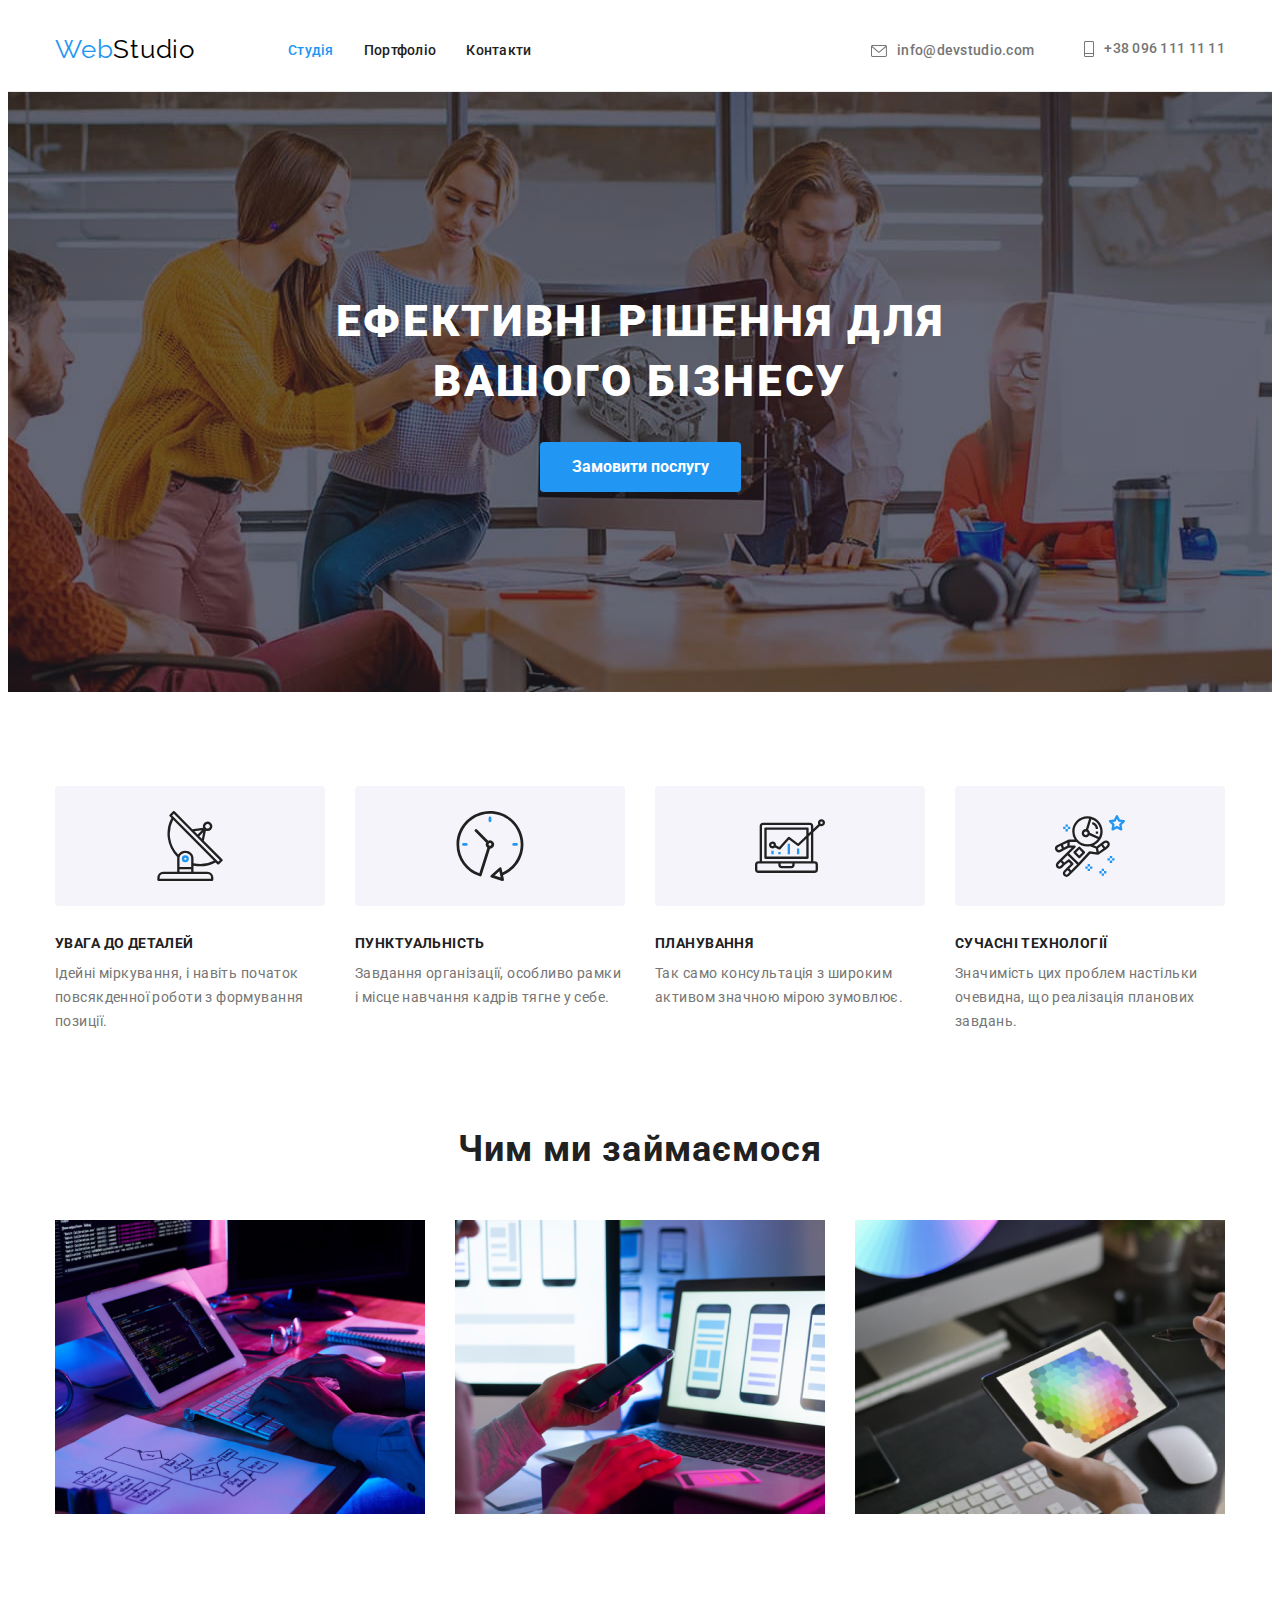
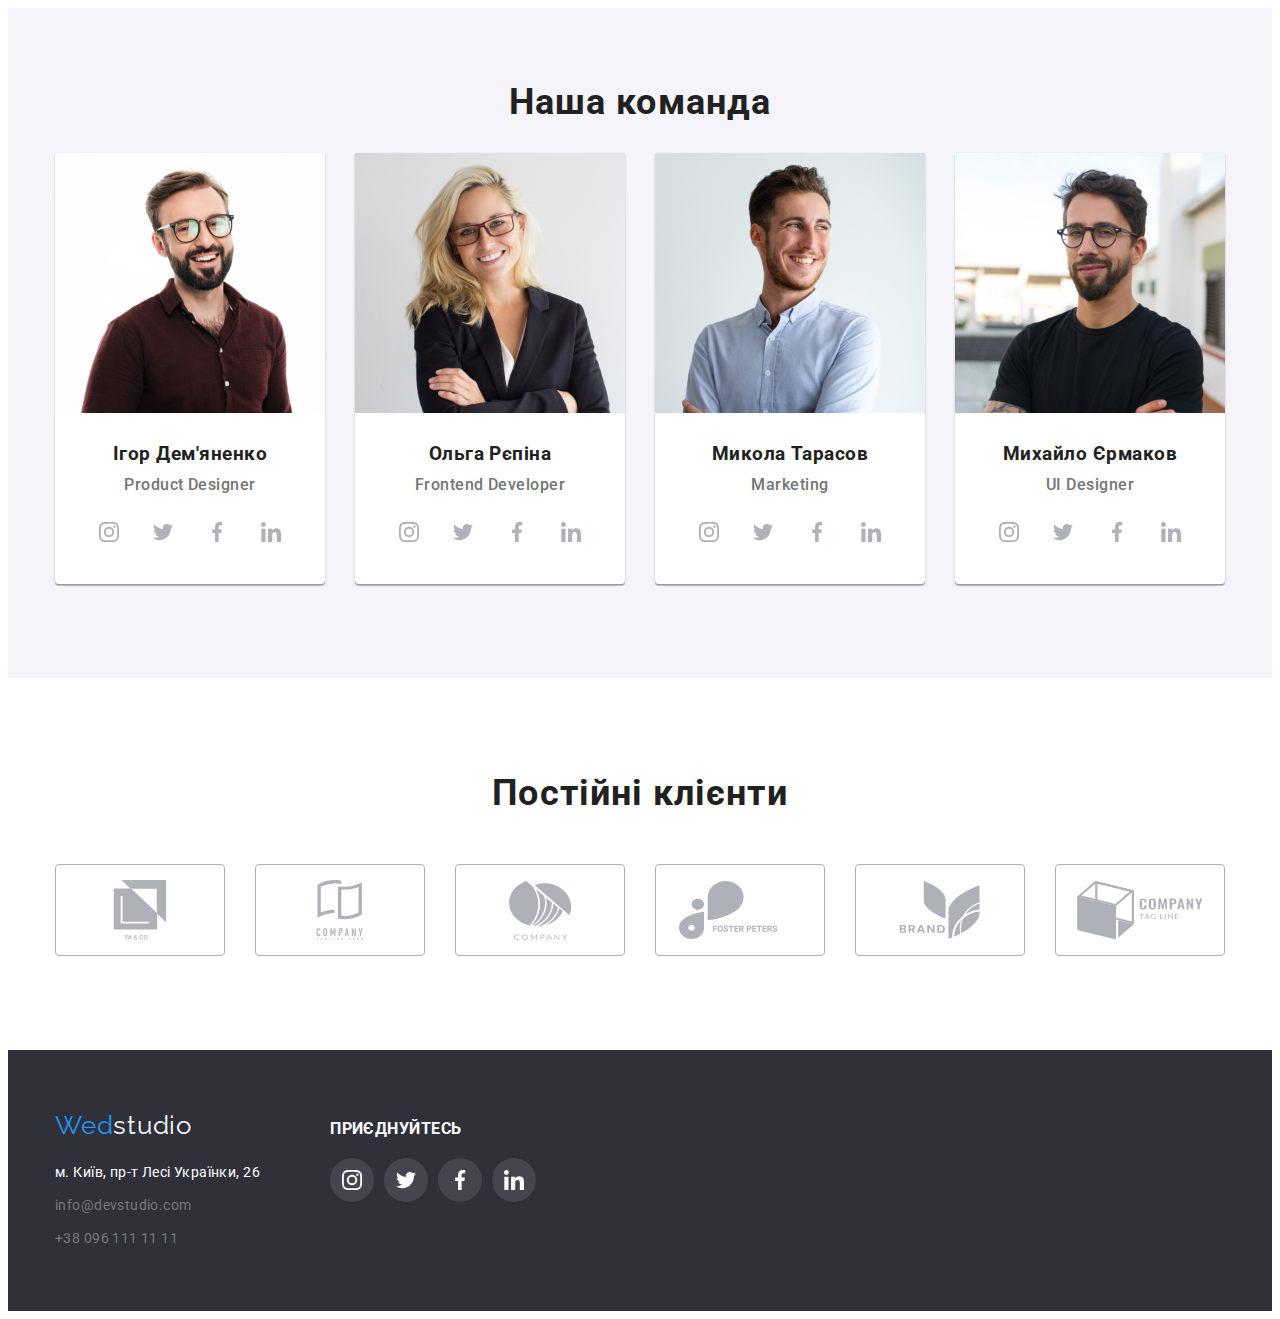
<file: index.html>
<!DOCTYPE html>
<html lang="uk">
  <head>
    <meta charset="UTF-8" />
    <meta http-equiv="X-UA-Compatible" content="IE=edge" />
    <meta name="viewport" content="width=device-width, initial-scale=1.0" />
    <link rel="preconnect" href="https://fonts.googleapis.com" />
    <link rel="preconnect" href="https://fonts.gstatic.com" crossorigin />

    <link
      href="https://fonts.googleapis.com/css2?family=Gloria+Hallelujah&family=Raleway:wght@700&family=Roboto:wght@400;500;700;900&display=swap"
      rel="stylesheet"
    />
    <link
      rel="stylesheet"
      href="https://cdnjs.cloudflare.com/ajax/libs/modern-normalize/1.1.0/modern-normalize.min.css"
      integrity="sha512-wpPYUAdjBVSE4KJnH1VR1HeZfpl1ub8YT/NKx4PuQ5NmX2tKuGu6U/JRp5y+Y8XG2tV+wKQpNHVUX03MfMFn9Q=="
      crossorigin="anonymous"
      referrerpolicy="no-referrer"
    />
    <link rel="stylesheet" href="css/style.css" />
    <title>WebStudio</title>
  </head>
  <body>
    <!-- Header -->
    <header class="header">
      <div class="container header-container">
        <nav class="container-nav">
          <a href="/" class="logo" lang="en"
            >Web<span class="header-logopart">Studio</span></a
          >
          <ul class="header-list list">
            <li class="header-item">
              <a href="./index.html" class="link-nav current">Студія</a>
            </li>
            <li class="header-item">
              <a href="./portfolio.html" class="link-nav">Портфоліо</a>
            </li>
            <li class="header-item">
              <a href=" " class="link-nav">Контакти</a>
            </li>
          </ul>
        </nav>
        <ul class="contacts list">
          <li class="contacts-item">
            <a href="mailto:info@devstudio.com" class="link-nav-cont">
              <svg class="icon-header" width="16px" height="12px">
                <use href="./images/icons.svg#icon-envelope"></use>
              </svg>
              info@devstudio.com</a
            >
          </li>
          <li class="contacts-item">
            <a href="tel:+380961111111" class="link-nav-cont">
              <svg class="icon-header" width="10px" height="16px">
                <use href="./images/icons.svg#icon-tel"></use>
              </svg>
              +38 096 111 11 11</a
            >
          </li>
        </ul>
      </div>
    </header>

    <main>
      <!-- Hero --------------------->
      <section class="hero">
        <div class="container hero-container">
          <h1 class="hero-title">
            Ефективні рішення для <br />
            вашого бізнесу
          </h1>
          <button type="button" class="hero-button">Замовити послугу</button>
        </div>
      </section>

      <!-- Особливості-->
      <section class="properties">
        <div class="container properties-container">
          <h2 class="hiden-title visually-hidden">Особливості</h2>
          <ul class="properties-list list">
            <li class="properties-item">
              <div class="icon-container">
                <svg class="icon-properties" widht="70" height="70">
                  <use href="./images/icons.svg#icon-antenna-1"></use>
                </svg>
              </div>
              <h3 class="properties-title">Увага до деталей</h3>
              <p class="properties-text">
                Ідейні міркування, і навіть початок повсякденної роботи з
                формування позиції.
              </p>
            </li>
            <li class="properties-item">
              <div class="icon-container">
                <svg class="icon-properties" widht="70" height="70">
                  <use href="./images/icons.svg#icon-clock-1"></use>
                </svg>
              </div>
              <h3 class="properties-title">Пунктуальність</h3>
              <p class="properties-text">
                Завдання організації, особливо рамки і місце навчання кадрів
                тягне у себе.
              </p>
            </li>
            <li class="properties-item">
              <div class="icon-container">
                <svg class="icon-properties" widht="70" height="70">
                  <use href="./images/icons.svg#icon-diagram-1"></use>
                </svg>
              </div>
              <h3 class="properties-title">Планування</h3>
              <p class="properties-text">
                Так само консультація з широким активом значною мірою зумовлює.
              </p>
            </li>
            <li class="properties-item">
              <div class="icon-container">
                <svg class="icon-properties" widht="70" height="70">
                  <use href="./images/icons.svg#icon-astronaut-1"></use>
                </svg>
              </div>
              <h3 class="properties-title">Сучасні технології</h3>
              <p class="properties-text">
                Значимість цих проблем настільки очевидна, що реалізація
                планових завдань.
              </p>
            </li>
          </ul>
        </div>
      </section>

      <!--Чим ми заямаємося-->
      <section class="work-section">
        <div class="container container-work">
          <h2 class="work-title">Чим ми займаємося</h2>
          <ul class="work-list list">
            <li class="work-item">
              <img
                src="images/programmer-working-his-desk.jpg"
                alt="programmer"
                width="370"
                height="294"
              />
            </li>
            <li class="work-item">
              <img
                src="images/web-ui-designers.jpg"
                alt="web ui designers"
                width="370"
                height="294"
              />
            </li>
            <li class="work-item">
              <img
                src="images/creative-artist.jpg"
                alt="creative artist"
                width="370"
                height="294"
              />
            </li>
          </ul>
        </div>
      </section>

      <!-- Наша команда-->
      <section class="section-team">
        <div class="container container-team">
          <h2 class="team-title">Наша команда</h2>
          <ul class="team-list list">
            <li class="team-item">
              <img src="images/4853.jpg" alt="Ігор Дем'яненко" width="270" />

              <div class="team-details">
                <h3 class="team-name">Ігор Дем'яненко</h3>
                <p class="team-text">Product Designer</p>
                <ul class="icon-wrapping">
                  <li class="icon-list list">
                    <a class="icon-item" href=" ">
                      <svg class="icon-sochial" width="20" height="20">
                        <use href="./images/icons.svg#icon-instagram"></use>
                      </svg>
                    </a>
                  </li>
                  <li class="icon-list list">
                    <a class="icon-item" href=" ">
                      <svg class="icon-sochial" width="20" height="20">
                        <use href="./images/icons.svg#icon-twitter"></use>
                      </svg>
                    </a>
                  </li>
                  <li class="icon-list list">
                    <a class="icon-item" href=" ">
                      <svg class="icon-sochial" width="20" height="20">
                        <use href="./images/icons.svg#icon-facebook"></use>
                      </svg>
                    </a>
                  </li>
                  <li class="icon-list list">
                    <a class="icon-item" href=" ">
                      <svg class="icon-sochial" width="20" height="20">
                        <use href="./images/icons.svg#icon-linkedin"></use>
                      </svg>
                    </a>
                  </li>
                </ul>
              </div>
            </li>
            <li class="team-item">
              <img src="images/5844.jpg" alt="Ольга Рєпіна" width="270" />

              <div class="team-details">
                <h3 class="team-name">Ольга Рєпіна</h3>
                <p class="team-text">Frontend Developer</p>
                <ul class="icon-wrapping">
                  <li class="icon-list list">
                    <a class="icon-item" href=" ">
                      <svg class="icon-sochial" width="20" height="20">
                        <use href="./images/icons.svg#icon-instagram"></use>
                      </svg>
                    </a>
                  </li>
                  <li class="icon-list list">
                    <a class="icon-item" href=" ">
                      <svg class="icon-sochial" width="20" height="20">
                        <use href="./images/icons.svg#icon-twitter"></use>
                      </svg>
                    </a>
                  </li>
                  <li class="icon-list list">
                    <a class="icon-item" href=" ">
                      <svg class="icon-sochial" width="20" height="20">
                        <use href="./images/icons.svg#icon-facebook"></use>
                      </svg>
                    </a>
                  </li>
                  <li class="icon-list list">
                    <a class="icon-item" href=" ">
                      <svg class="icon-sochial" width="20" height="20">
                        <use href="./images/icons.svg#icon-linkedin"></use>
                      </svg>
                    </a>
                  </li>
                </ul>
              </div>
            </li>
            <li class="team-item">
              <img src="images/16166.jpg" alt="Микола Тарасов" width="270" />

              <div class="team-details">
                <h3 class="team-name">Микола Тарасов</h3>
                <p class="team-text">Marketing</p>
                <ul class="icon-wrapping">
                  <li class="icon-list list">
                    <a class="icon-item" href=" ">
                      <svg class="icon-sochial" width="20" height="20">
                        <use href="./images/icons.svg#icon-instagram"></use>
                      </svg>
                    </a>
                  </li>
                  <li class="icon-list list">
                    <a class="icon-item" href=" ">
                      <svg class="icon-sochial" width="20" height="20">
                        <use href="./images/icons.svg#icon-twitter"></use>
                      </svg>
                    </a>
                  </li>
                  <li class="icon-list list">
                    <a class="icon-item" href=" ">
                      <svg class="icon-sochial" width="20" height="20">
                        <use href="./images/icons.svg#icon-facebook"></use>
                      </svg>
                    </a>
                  </li>
                  <li class="icon-list list">
                    <a class="icon-item" href=" ">
                      <svg class="icon-sochial" width="20" height="20">
                        <use href="./images/icons.svg#icon-linkedin"></use>
                      </svg>
                    </a>
                  </li>
                </ul>
              </div>
            </li>
            <li class="team-item">
              <img src="images/2968.jpg" alt="Михайло Єрмаков" width="270" />

              <div class="team-details">
                <h3 class="team-name">Михайло Єрмаков</h3>
                <p class="team-text">UI Designer</p>
                <ul class="icon-wrapping">
                  <li class="icon-list list">
                    <a class="icon-item" href=" ">
                      <svg class="icon-sochial" width="20" height="20">
                        <use href="./images/icons.svg#icon-instagram"></use>
                      </svg>
                    </a>
                  </li>
                  <li class="icon-list list">
                    <a class="icon-item" href=" ">
                      <svg class="icon-sochial" width="20" height="20">
                        <use href="./images/icons.svg#icon-twitter"></use>
                      </svg>
                    </a>
                  </li>
                  <li class="icon-list list">
                    <a class="icon-item" href=" ">
                      <svg class="icon-sochial" width="20" height="20">
                        <use href="./images/icons.svg#icon-facebook"></use>
                      </svg>
                    </a>
                  </li>
                  <li class="icon-list list">
                    <a class="icon-item" href=" ">
                      <svg class="icon-sochial" width="20" height="20">
                        <use href="./images/icons.svg#icon-linkedin"></use>
                      </svg>
                    </a>
                  </li>
                </ul>
              </div>
            </li>
          </ul>
        </div>
      </section>

      <!-- Наши кліенти -->

      <section class="clients">
        <div class="container">
          <h2 class="clients-title">Постійні клієнти</h2>
          <ul class="clients-list list">
            <li class="clients-item">
              <a href="" class="clients-link">
                <svg class="clients-logo" widht="60" height="60">
                  <use href="./images/icons.svg#icon-company-1"></use>
                </svg>
              </a>
            </li>
            <li class="clients-item">
              <a href="" class="clients-link">
                <svg class="clients-logo" widht="106" height="60">
                  <use href="./images/icons.svg#icon-company-2"></use>
                </svg>
              </a>
            </li>
            <li class="clients-item">
              <a href="" class="clients-link">
                <svg class="clients-logo" widht="106" height="60">
                  <use href="./images/icons.svg#icon-company-3"></use>
                </svg>
              </a>
            </li>
            <li class="clients-item">
              <a href="" class="clients-link">
                <svg class="clients-logo" widht="106" height="60">
                  <use href="./images/icons.svg#icon-company-4"></use>
                </svg>
              </a>
            </li>
            <li class="clients-item">
              <a href="" class="clients-link">
                <svg class="clients-logo" widht="106" height="60">
                  <use href="./images/icons.svg#icon-company-5"></use>
                </svg>
              </a>
            </li>
            <li class="clients-item">
              <a href="" class="clients-link">
                <svg class="clients-logo" widht="106" height="60">
                  <use href="./images/icons.svg#icon-company-6"></use>
                </svg>
              </a>
            </li>
          </ul>
        </div>
      </section>
    </main>

    <!-- Footer -->
    <footer class="footer">
      <div class="container footer-container">
        <div class="footer-contacts">
          <a href="/" class="logo" lang="en"
            >Wed<span class="footer-logopart">studio</span></a
          >

          <address class="address">
            <ul class="address-list list">
              <li>
                <a
                  href="https://goo.gl/maps/CPtrU1FHBa2aNyZL9"
                  target="_blank"
                  class="contacts city"
                  >м. Київ, пр-т Лесі Українки, 26</a
                >
              </li>
              <li>
                <a href="mailto:info@devstudio.com" class="contacts connect"
                  >info@devstudio.com</a
                >
              </li>
              <li>
                <a href="tel:+380961111111" class="contacts connect"
                  >+38 096 111 11 11</a
                >
              </li>
            </ul>
          </address>
        </div>

        <div class="add">
          <p class="add-title">приєднуйтесь</p>
          <ul class="add-list list">
            <li class="add-item">
              <a href="" class="add-link">
                <svg class="add-logo" weight="20" height="20">
                  <use href="./images/icons.svg#icon-instagram"></use>
                </svg>
              </a>
            </li>
            <li class="add-item">
              <a href="" class="add-link">
                <svg class="add-logo" weight="20" height="20">
                  <use href="./images/icons.svg#icon-twitter"></use>
                </svg>
              </a>
            </li>
            <li class="add-item">
              <a href="" class="add-link">
                <svg class="add-logo" weight="20" height="20">
                  <use href="./images/icons.svg#icon-facebook"></use>
                </svg>
              </a>
            </li>
            <li class="add-item">
              <a href="" class="add-link">
                <svg class="add-logo" weight="20" height="20">
                  <use href="./images/icons.svg#icon-linkedin"></use>
                </svg>
              </a>
            </li>
          </ul>
        </div>
      </div>
    </footer>
  </body>
</html>
</file>
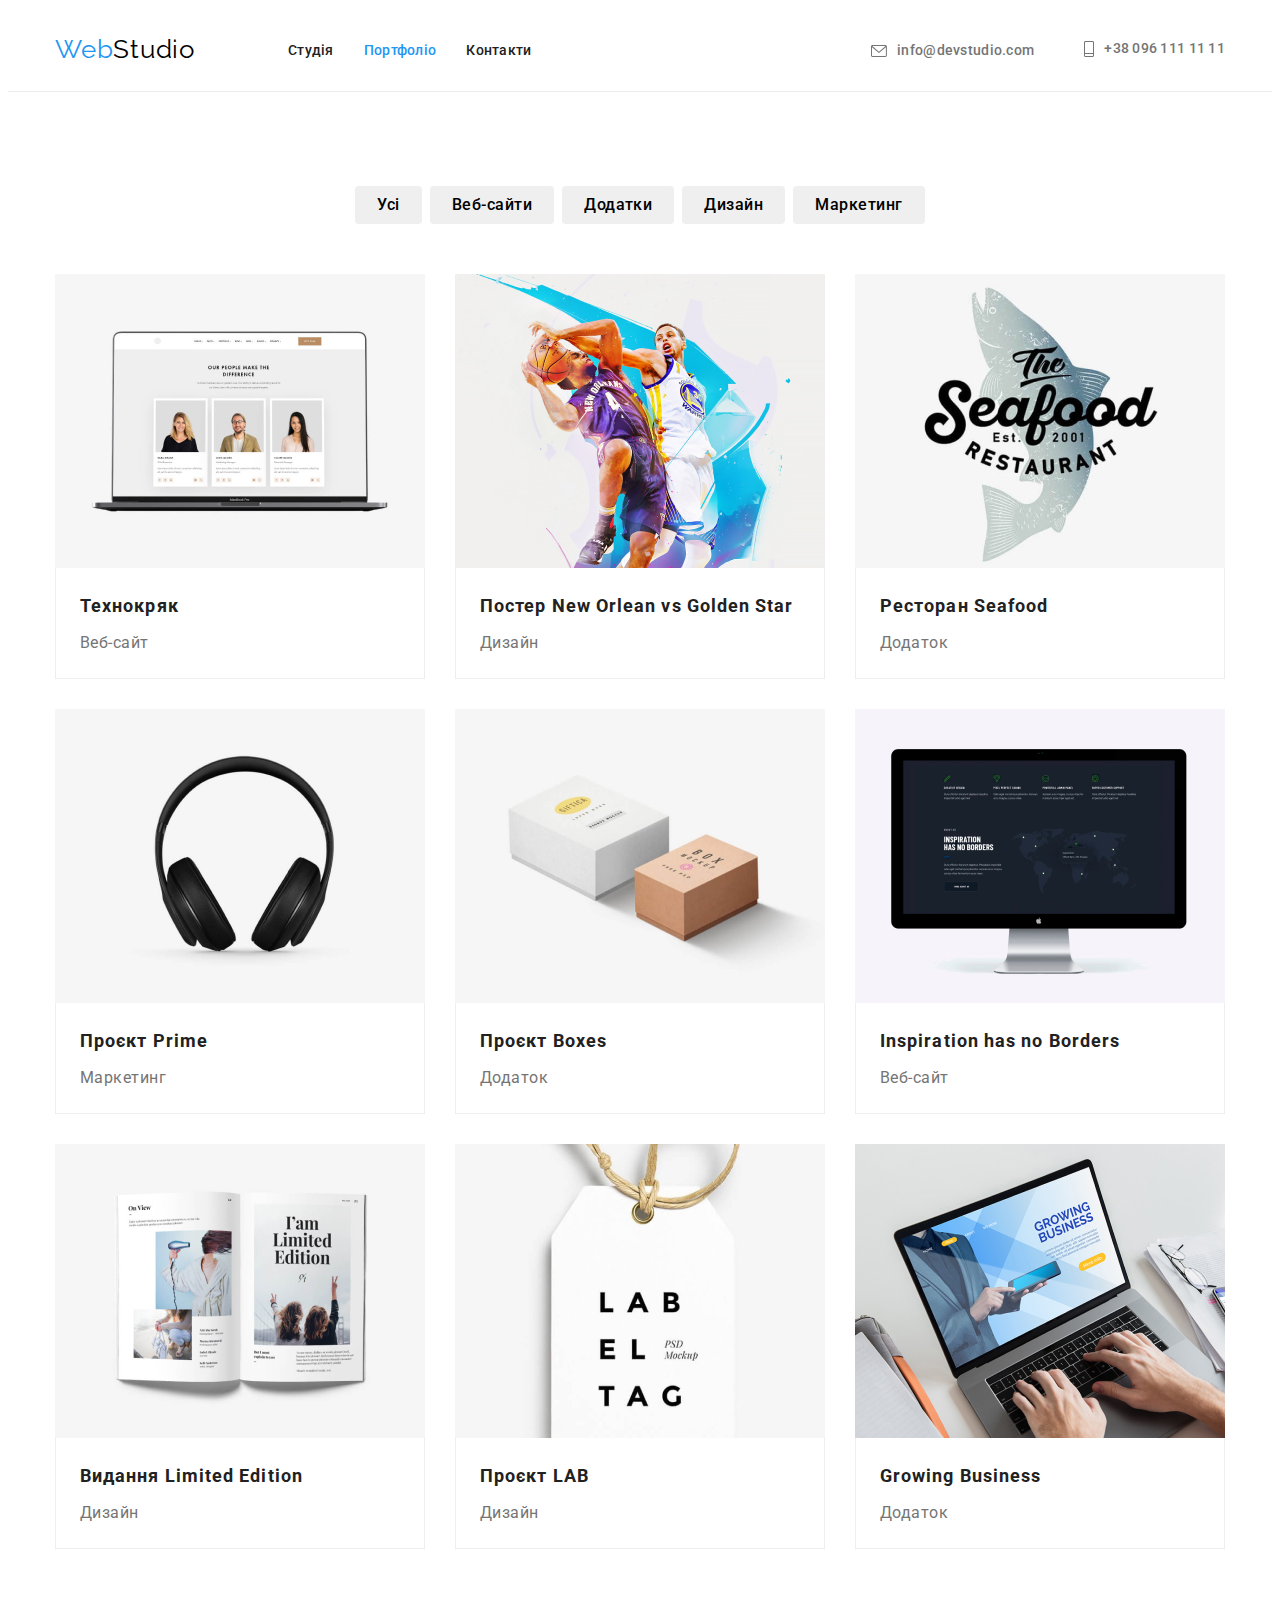
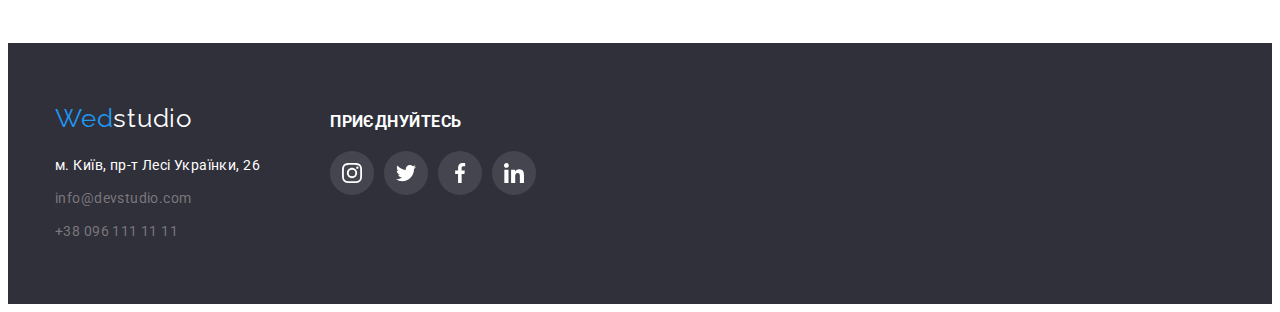
<file: portfolio.html>
<!DOCTYPE html>
<html lang="uk">
  <head>
    <meta charset="UTF-8" />
    <meta http-equiv="X-UA-Compatible" content="IE=edge" />
    <meta name="viewport" content="width=device-width, initial-scale=1.0" />

    <link
      href="https://fonts.googleapis.com/css2?family=Gloria+Hallelujah&family=Raleway:wght@700&family=Roboto:wght@400;500;700;900&display=swap"
      rel="stylesheet"
    />
    <link
      rel="stylesheet"
      href="https://cdnjs.cloudflare.com/ajax/libs/modern-normalize/1.1.0/modern-normalize.min.css"
      integrity="sha512-wpPYUAdjBVSE4KJnH1VR1HeZfpl1ub8YT/NKx4PuQ5NmX2tKuGu6U/JRp5y+Y8XG2tV+wKQpNHVUX03MfMFn9Q=="
      crossorigin="anonymous"
      referrerpolicy="no-referrer"
    />
    <link rel="stylesheet" href="css/style.css" />
    <title>Portfolio</title>
  </head>
  <body>
    <!--Header-->
    <header class="header">
      <div class="container header-container">
        <nav class="container-nav">
          <a href="/" class="logo" lang="en"
            >Web<span class="header-logopart">Studio</span></a
          >
          <ul class="header-list list">
            <li class="header-item">
              <a href="./index.html" class="link-nav">Студія</a>
            </li>
            <li class="header-item">
              <a href="./portfolio.html" class="link-nav current">Портфоліо</a>
            </li>
            <li class="header-item">
              <a href=" " class="link-nav">Контакти</a>
            </li>
          </ul>
        </nav>
        <ul class="contacts list">
          <li class="contacts-item">
            <a href="mailto:info@devstudio.com" class="link-nav-cont">
              <svg class="icon-header" width="16px" height="12px">
                <use href="./images/icons.svg#icon-envelope"></use>
              </svg>
              info@devstudio.com</a
            >
          </li>
          <li class="contacts-item">
            <a href="tel:+380961111111" class="link-nav-cont">
              <svg class="icon-header" width="10px" height="16px">
                <use href="./images/icons.svg#icon-tel"></use>
              </svg>
              +38 096 111 11 11</a
            >
          </li>
        </ul>
      </div>
    </header>

    <main>
      <!--Фільтр-->
      <section class="filtr">
        <div class="container filtr-container">
          <h1 class="title-hidden visually-hidden">Фільтр</h1>

          <div class="button-container">
            <ul class="button-list list">
              <li>
                <button type="button" class="filtr-button">Усі</button>
              </li>
              <li>
                <button type="button" class="filtr-button">Веб-сайти</button>
              </li>
              <li>
                <button type="button" class="filtr-button">Додатки</button>
              </li>
              <li>
                <button type="button" class="filtr-button">Дизайн</button>
              </li>
              <li>
                <button type="button" class="filtr-button">Маркетинг</button>
              </li>
            </ul>
          </div>
          <!--Портфоліо-->

          <ul class="portfolio list">
            <li class="portfolio-list">
              <a href=" " class="portfolio-link">
                <img src="./images/img_1.jpg" alt="Технокряк" width="370" />
                <div class="portfolio-definishion">
                  <h2 class="portfolio-title">Технокряк</h2>
                  <p class="portfolio-text">Веб-сайт</p>
                </div>
              </a>
            </li>
            <li class="portfolio-list">
              <a href=" " class="portfolio-link">
                <img src="./images/img_2.jpg" alt="Постер" width="370" />
                <div class="portfolio-definishion">
                  <h2 class="portfolio-title">
                    Постер New Orlean vs Golden Star
                  </h2>
                  <p class="portfolio-text">Дизайн</p>
                </div>
              </a>
            </li>
            <li class="portfolio-list">
              <a href=" " class="portfolio-link">
                <img
                  src="./images/img_3.jpg"
                  alt="Ресторан Seafood"
                  width="370"
                />

                <div class="portfolio-definishion">
                  <h2 class="portfolio-title">Ресторан Seafood</h2>
                  <p class="portfolio-text">Додаток</p>
                </div>
              </a>
            </li>
            <li class="portfolio-list">
              <a href=" " class="portfolio-link">
                <img src="./images/img_4.jpg" alt="Проєкт Prime" width="370" />

                <div class="portfolio-definishion">
                  <h2 class="portfolio-title">Проєкт Prime</h2>
                  <p class="portfolio-text">Маркетинг</p>
                </div>
              </a>
            </li>
            <li class="portfolio-list">
              <a href=" " class="portfolio-link">
                <img src="./images/img_5.jpg" alt="Проєкт Boxes" width="370" />

                <div class="portfolio-definishion">
                  <h2 class="portfolio-title">Проєкт Boxes</h2>
                  <p class="portfolio-text">Додаток</p>
                </div>
              </a>
            </li>
            <li class="portfolio-list">
              <a href=" " class="portfolio-link">
                <img src="./images/img_6.jpg" alt="Inspiration" width="370" />

                <div class="portfolio-definishion">
                  <h2 class="portfolio-title">Inspiration has no Borders</h2>
                  <p class="portfolio-text">Веб-сайт</p>
                </div>
              </a>
            </li>
            <li class="portfolio-list">
              <a href=" " class="portfolio-link">
                <img src="./images/img_7.jpg" alt="Видання" width="370" />

                <div class="portfolio-definishion">
                  <h2 class="portfolio-title">Видання Limited Edition</h2>
                  <p class="portfolio-text">Дизайн</p>
                </div>
              </a>
            </li>
            <li class="portfolio-list">
              <a href=" " class="portfolio-link">
                <img src="./images/img_8.jpg" alt="Проєкт LAB" width="370" />
                <div class="portfolio-definishion">
                  <h2 class="portfolio-title">Проєкт LAB</h2>
                  <p class="portfolio-text">Дизайн</p>
                </div>
              </a>
            </li>
            <li class="portfolio-list">
              <a href=" " class="portfolio-link">
                <img
                  src="./images/img_9.jpg"
                  alt="Growing Business"
                  width="370"
                />
                <div class="portfolio-definishion">
                  <h2 class="portfolio-title">Growing Business</h2>
                  <p class="portfolio-text">Додаток</p>
                </div>
              </a>
            </li>
          </ul>
        </div>
      </section>
    </main>
    <!--Footer-->
    <footer class="footer">
      <div class="container footer-container">
        <div class="footer-contacts">
          <a href="/" class="logo" lang="en"
            >Wed<span class="footer-logopart">studio</span></a
          >

          <address class="address">
            <ul class="address-list list">
              <li>
                <a
                  href="https://goo.gl/maps/CPtrU1FHBa2aNyZL9"
                  target="_blank"
                  class="contacts city"
                  >м. Київ, пр-т Лесі Українки, 26</a
                >
              </li>
              <li>
                <a href="mailto:info@devstudio.com" class="contacts"
                  >info@devstudio.com</a
                >
              </li>
              <li>
                <a href="tel:+380961111111" class="contacts"
                  >+38 096 111 11 11</a
                >
              </li>
            </ul>
          </address>
        </div>

        <div class="add">
          <p class="add-title">приєднуйтесь</p>
          <ul class="add-list list">
            <li class="add-item">
              <a href="" class="add-link">
                <svg class="add-logo" weight="20" height="20">
                  <use href="./images/icons.svg#icon-instagram"></use>
                </svg>
              </a>
            </li>
            <li class="add-item">
              <a href="" class="add-link">
                <svg class="add-logo" weight="20" height="20">
                  <use href="./images/icons.svg#icon-twitter"></use>
                </svg>
              </a>
            </li>
            <li class="add-item">
              <a href="" class="add-link">
                <svg class="add-logo" weight="20" height="20">
                  <use href="./images/icons.svg#icon-facebook"></use>
                </svg>
              </a>
            </li>
            <li class="add-item">
              <a href="" class="add-link">
                <svg class="add-logo" weight="20" height="20">
                  <use href="./images/icons.svg#icon-linkedin"></use>
                </svg>
              </a>
            </li>
          </ul>
        </div>
      </div>
    </footer>
  </body>
</html>
</file>
<file: css/style.css>
/* цвет основного текста #757575 */
/* вторичный цвет текста - заголовков #212121 */
/* акцент #2196F3 */
/* белый фоновый #F5F5F5 */
/* вторичный цвет фона #F5F4FA */
/* цвет футера #2F303A */
/* футер текст контактов rgba(255, 255, 255, 0.6) */
/* вторая часть лого в хедере #000000 */
/* Иконки в карточке команда */

:root {
  --primery-text-color: #757575;
  --title-text-color: #212121;
  --accent-color: #2196f3;
  --primery-white-color: #ffffff;
  --button-text-color: #ffffff;
  --secondary-primery-color: #f5f4fa;
  --footer-contacts-color: rgba(211, 201, 201, 0.468);
  --accent-background-color: #2f303a;
  --header-logopart: #000000;
  --icon-color: #afb1b8;
}

*,
*:before,
*:after {
  box-sizing: border-box;
}

p,
h1,
h2,
h3,
h4,
h5,
h6 {
  margin: 0;
}

ul,
ol {
  margin: 0;
  padding-left: 0;
}

button {
  cursor: pointer;
  font-family: inherit;
}

img {
  display: block;
  max-width: 100%;
  height: auto;
}

body {
  background-color: var(--primery-white-color);
  color: var(--primery-text-color);
  font-family: Roboto, sans-serif;
}

h1,
h2,
h3 {
  color: var(--title-text-color);
}

header {
  border-bottom: 1px solid #ececec;
}

footer {
  background-color: var(--accent-background-color);
}

.visually-hidden {
  position: absolute;
  white-space: nowrap;
  width: 1px;
  height: 1px;
  overflow: hidden;
  border: 0;
  padding: 0;
  clip: rect(0 0 0 0);
  clip-path: inset(50%);
  margin: -1px;
}

.container {
  max-width: 1200px;
  padding-left: 15px;
  padding-right: 15px;
  margin: 0 auto;
}

/*----------HEADER------------------*/

.header-container {
  display: flex;
  align-items: center;
  justify-content: space-between;
}

.header-list {
  display: flex;
  gap: 30px;
  padding-top: 32px;
  padding-bottom: 32px;
  margin-left: 93px;
}

.container-nav {
  display: flex;
  align-items: center;
}

.contacts {
  display: flex;
  gap: 50px;
  margin-right: 0;
  align-items: baseline;
}

.contacts.connect:hover,
.contacts.connect:focus {
  color: var(--accent-color);
}

.logo {
  text-decoration: none;
  font-family: Raleway;
  font-size: 26px;
  line-height: 1.19;
  letter-spacing: 0.03em;
  color: var(--accent-color);
}

.header-logopart {
  color: var(--header-logopart);
}

.list {
  list-style: none;
}

.link-nav {
  text-decoration: none;
  color: var(--title-text-color);
  font-weight: 500;
  font-size: 14px;
  line-height: 1.14;
  letter-spacing: 0.02em;
}

.link-nav.current {
  color: var(--accent-color);
}

.link-nav-cont {
  text-decoration: none;
  color: var(--primery-text-color);
  font-weight: 500;
  font-size: 14px;
  line-height: 1.14;
  letter-spacing: 0.02em;
  display: flex;
  align-items: center;
}

.icon-header {
  margin-right: 10px;
  fill: currentColor;
}

.link-nav-cont:hover,
.link-nav-cont:focus,
.link-nav:hover,
.link-nav:focus {
  color: var(--accent-color);
}

/*-----------HERO--------------------*/

.hero {
  background-color: var(--accent-background-color);
  text-align: center;
  max-width: 1600px;
  padding-top: 200px;
  padding-bottom: 200px;
  margin-left: auto;
  margin-right: auto;
  background-image: linear-gradient(
      to right,
      rgba(47, 48, 58, 0.4),
      rgba(47, 48, 58, 0.4)
    ),
    url("../images/hero.jpeg");
  background-repeat: no-repeat;
  background-position: center;
}

.hero-title {
  color: var(--button-text-color);
  font-weight: 900;
  font-size: 44px;
  line-height: 1.36;
  letter-spacing: 0.06em;
  text-transform: uppercase;
  margin-bottom: 30px;
}
.hero-button {
  border: 0;
  border-radius: 4px;
  background-color: var(--accent-color);
  color: var(--button-text-color);
  font-weight: 700;
  font-size: 16px;
  line-height: 1.88;
  padding: 10px 32px;
}

/*----------------PROPERTIES--------------------*/
.properties {
  padding-top: 94px;
  padding-bottom: 94px;
}

.properties-list {
  display: flex;
  gap: 30px;
}

.properties-title {
  font-size: 14px;
  line-height: 1.14;
  letter-spacing: 0.03em;
  text-transform: uppercase;
  margin-bottom: 10px;
}

.properties-text {
  font-size: 14px;
  line-height: 1.71;
  letter-spacing: 0.03em;
}

.icon-container {
  display: flex;
  justify-content: center;
  align-items: center;
  width: 270px;
  height: 120px;
  background-color: var(--secondary-primery-color);
  border-radius: 4px;
  margin-bottom: 30px;
}
/*-----------------WORK----------------*/
.work-section {
  padding-bottom: 94px;
}
.work-title {
  font-weight: 700;
  font-size: 36px;
  line-height: 1.17;
  letter-spacing: 0.03em;
  text-align: center;
  margin-bottom: 50px;
}

.work-list {
  display: flex;
  justify-content: space-between;
}

/*-------------------TEAM---------------------*/

.section-team {
  background-color: var(--secondary-primery-color);
  padding-top: 94px;
  padding-bottom: 94px;
}

.team-title {
  text-align: center;
  font-weight: 700;
  font-size: 36px;
  line-height: 1.17px;
  letter-spacing: 0.03em;
}

.team-list {
  display: flex;
  flex-wrap: wrap;
  justify-content: space-between;
  margin-top: 50px;
}

.team-item {
  color: var(--title-text-color);
  font-weight: 500;
  font-size: 16px;
  line-height: 1.19;
  letter-spacing: 0.03em;
  background-color: var(--primery-white-color);
  box-shadow: 0px 1px 3px rgba(0, 0, 0, 0.12), 0px 1px 1px rgba(0, 0, 0, 0.14),
    0px 2px 1px rgba(0, 0, 0, 0.2);
  border-radius: 0px 0px 4px 4px;
}

.team-text {
  color: var(--primery-text-color);
  font-size: 16px;
  line-height: 1.19;
  letter-spacing: 0.03em;
  margin-top: 10px;
}

.team-details {
  text-align: center;
  padding: 30px 10px;
}

.team-item img {
  display: block;
  max-width: 100%;
  height: auto;
}
.icon-wrapping {
  display: flex;
  justify-content: center;
  gap: 10px;
  margin-top: 16px;
}

.icon-list {
}

.icon-item {
  width: 44px;
  height: 44px;
  display: flex;
  justify-content: center;
  align-items: center;
  color: var(--icon-color);
  background-color: var(--button-text-color);
  border-radius: 50%;
}

.icon-sochial {
  fill: currentColor;
}

.icon-item:hover,
.icon-item:focus {
  background-color: var(--accent-color);
  color: var(--primery-white-color);
  border: none;
}

/*---------------FOOTER---------------------*/

footer {
  padding-top: 60px;
  padding-bottom: 60px;
}

.logo .footer-container {
  margin-bottom: 20px;
}

.footer-logopart {
  color: var(--button-text-color);
}
address {
  margin-top: 20px;
}
.address-list {
  display: flex;
  flex-direction: column;
  gap: 9px;
  font-size: 14px;
  line-height: 1.71;
  letter-spacing: 0.03em;
  font-style: normal;
}

.contacts {
  text-decoration: none;
  color: var(--footer-contacts-color);
}

.city {
  color: #ffffff;
}

.contacts:hover,
.contacts:focus {
  color: var(--button-text-color);
}

.filtr-button {
  font-family: inherit;
  cursor: pointer;
  border: none;
  border-radius: 4px;
  font-weight: 500;
  font-size: 16px;
  line-height: 1.62;
  letter-spacing: 0.03em;
  padding: 6px 22px;
}

.filtr-button:hover,
.filtr-button:focus {
  background: var(--accent-color);
  color: var(--button-text-color);
  box-shadow: 0px 3px 1px rgba(0, 0, 0, 0.1), 0px 1px 2px rgba(0, 0, 0, 0.08),
    0px 2px 2px rgba(0, 0, 0, 0.12);
}
/* -----------CLIENTS --------------- */

.clients {
  padding-top: 94px;
  padding-bottom: 94px;
}

.clients-title {
  font-weight: 700;
  font-size: 36px;
  line-height: 1.17;
  text-align: center;
  letter-spacing: 0.03em;
  margin-bottom: 50px;
}

.clients-list {
  display: flex;
  align-self: center;
  gap: 30px;
}

.clients-link {
  border: 1px solid var(--icon-color);
  display: flex;
  width: 170px;
  height: 92px;
  justify-content: center;
  align-items: center;
  color: var(--icon-color);
  border-radius: 4px;
}

.clients-link:hover,
.clients-link:focus {
  color: var(--accent-color);
  border-color: var(--accent-color);
}

.clients-logo {
  fill: currentColor;
}

/* ------PORTFOLIO------------- */

.portfolio-link {
  display: block;
  text-decoration: none;
}
.portfolio-title {
  font-weight: 700;
  font-size: 18px;
  line-height: 2;
  letter-spacing: 0.06em;
  margin-bottom: 4px;
}

.portfolio-text {
  color: var(--primery-text-color);
  font-size: 16px;
  line-height: 1.88;
  letter-spacing: 0.03em;
}

.portfolio-link:hover,
.portfolio-link:focus {
  box-shadow: 0px 3px 1px rgba(0, 0, 0, 0.1), 0px 1px 2px rgba(0, 0, 0, 0.08),
    0px 2px 2px rgba(0, 0, 0, 0.12);
}
.filtr {
  padding-top: 94px;
  padding-bottom: 94px;
}

.button-list {
  display: flex;
  justify-content: center;
  gap: 8px;
  margin-bottom: 50px;
}

.portfolio {
  display: flex;
  flex-wrap: wrap;
  gap: 30px;
}

.portfolio-definishion {
  padding: 20px 24px;
  border-left: 1px solid #eeeeee;
  border-right: 1px solid #eeeeee;
  border-bottom: 1px solid #eeeeee;
}

.add {
  margin-left: 70px;
}

.add-title {
  margin: 0;
  padding: 0;
  margin-bottom: 20px;
  font-weight: 700;
  line-height: 1.1;
  letter-spacing: 0.03em;
  text-transform: uppercase;
  color: var(--primery-white-color);
}

.add-list {
  display: flex;
  gap: 10px;
  margin: 0;
  padding: 0;
}
/*
.add-item:not(:last-child) {
  margin-right: 10px;
}
*/

.add-link {
  display: flex;
  justify-content: center;
  align-items: center;
  width: 44px;
  height: 44px;
  border: none;
  border-radius: 50px;
  color: var(--primery-white-color);
  background-color: rgba(255, 255, 255, 0.1);
}

.add-link:hover,
.add-link:focus {
  background-color: var(--accent-color);
  color: var(--primery-white-color);
}
.add-logo {
  fill: currentColor;
}

.footer-container {
  display: flex;
  align-items: baseline;
}
</file>
